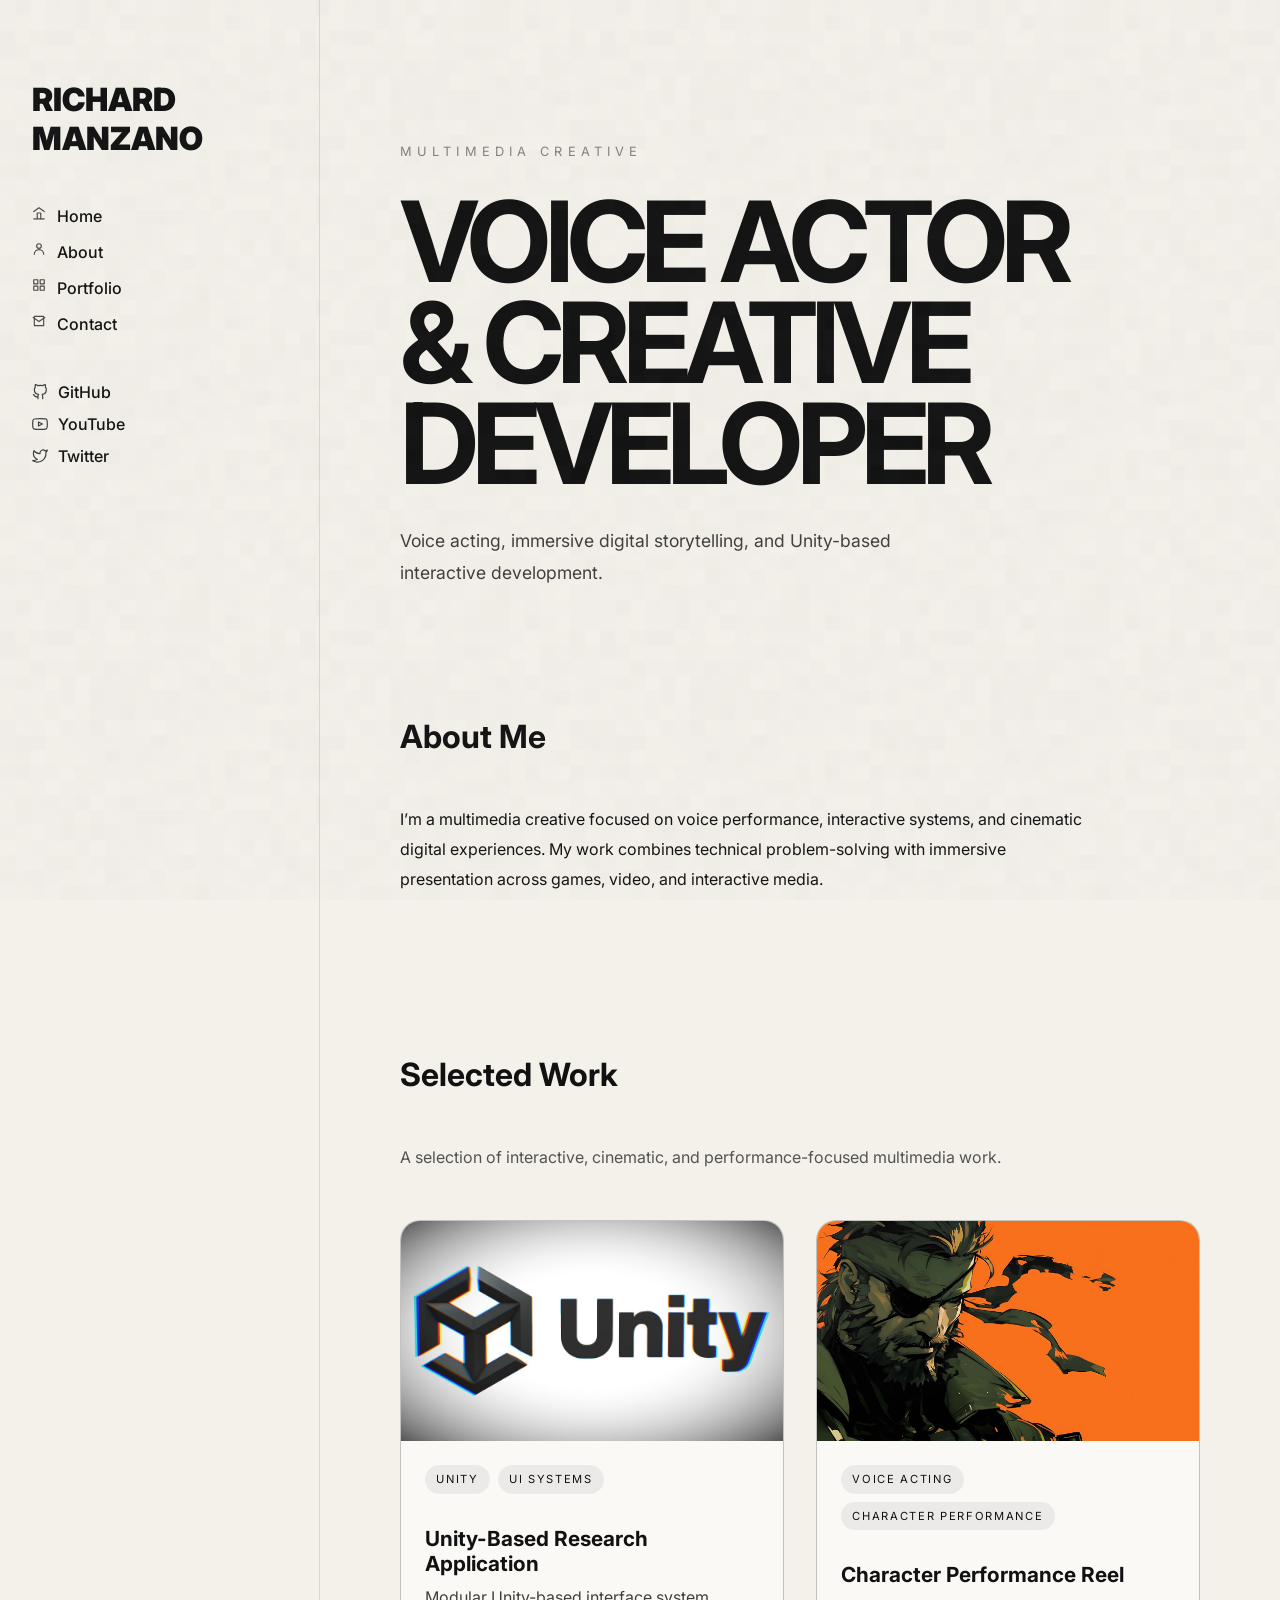
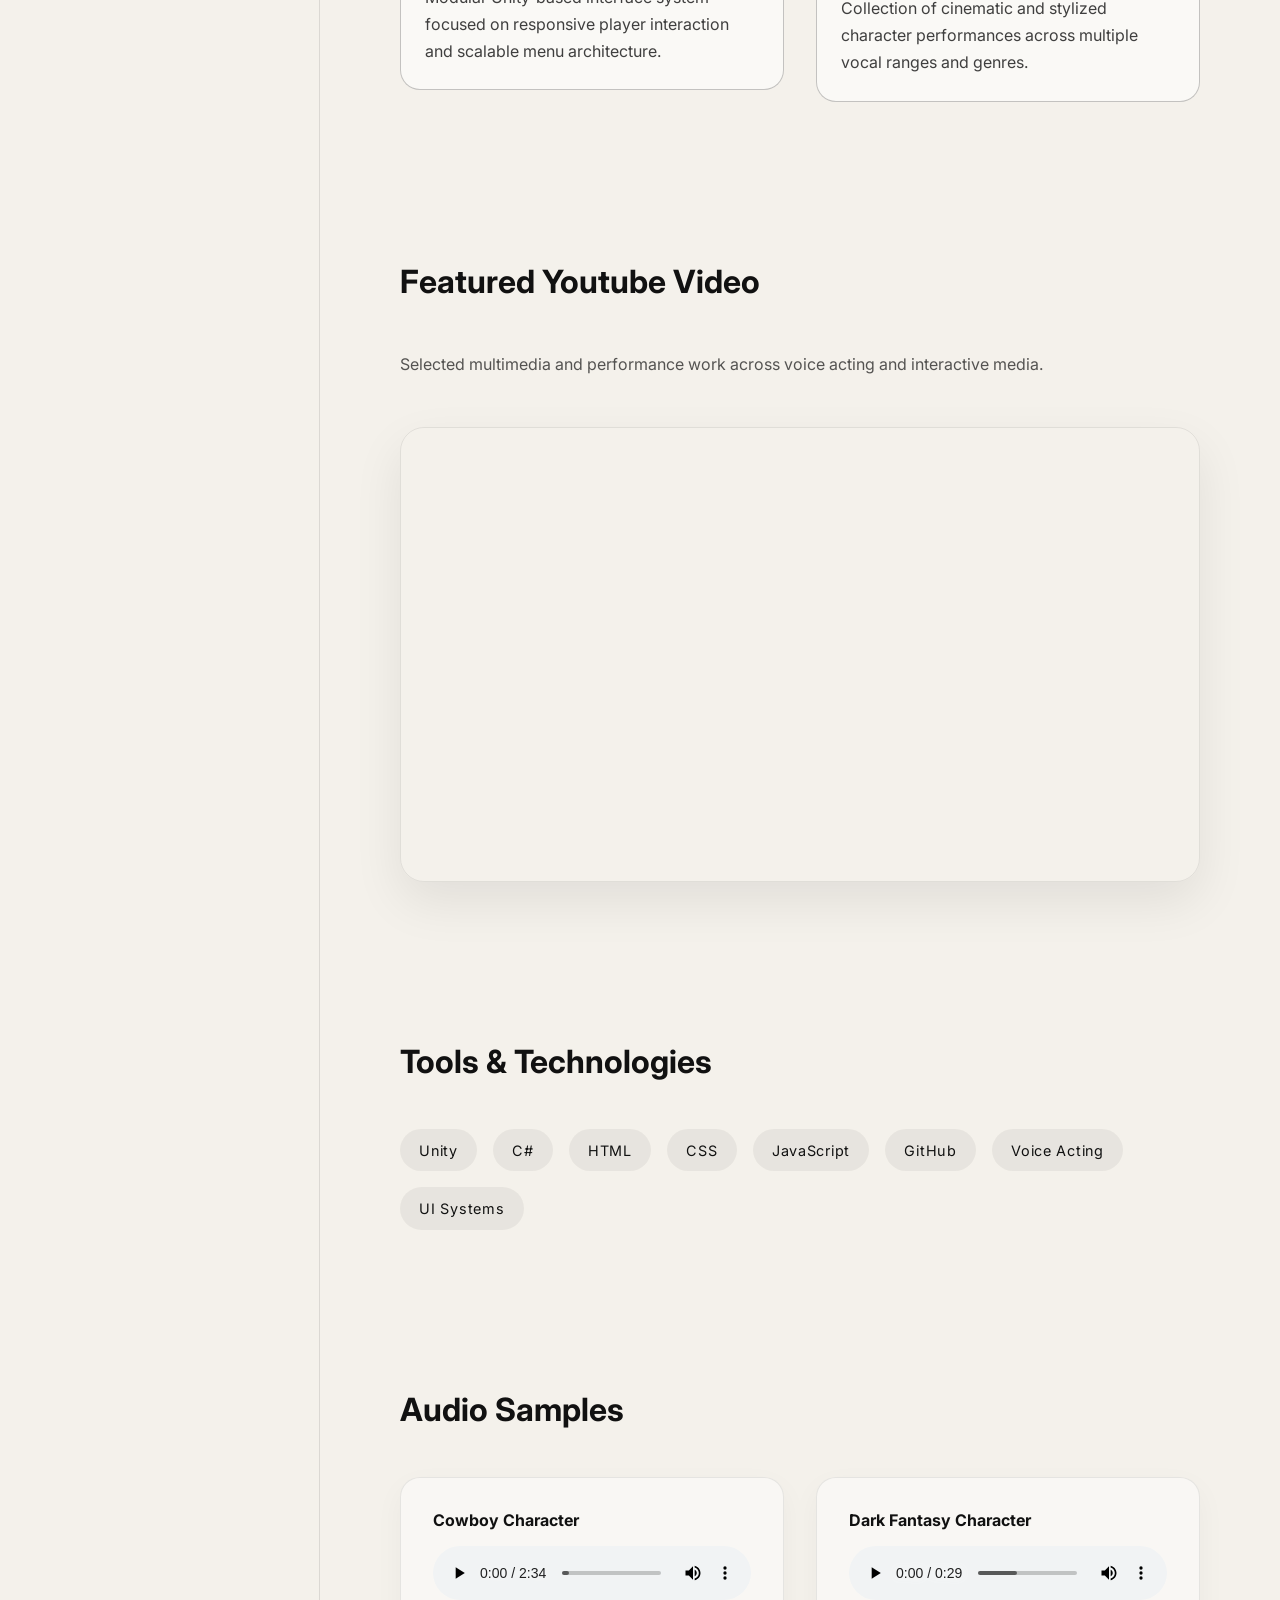
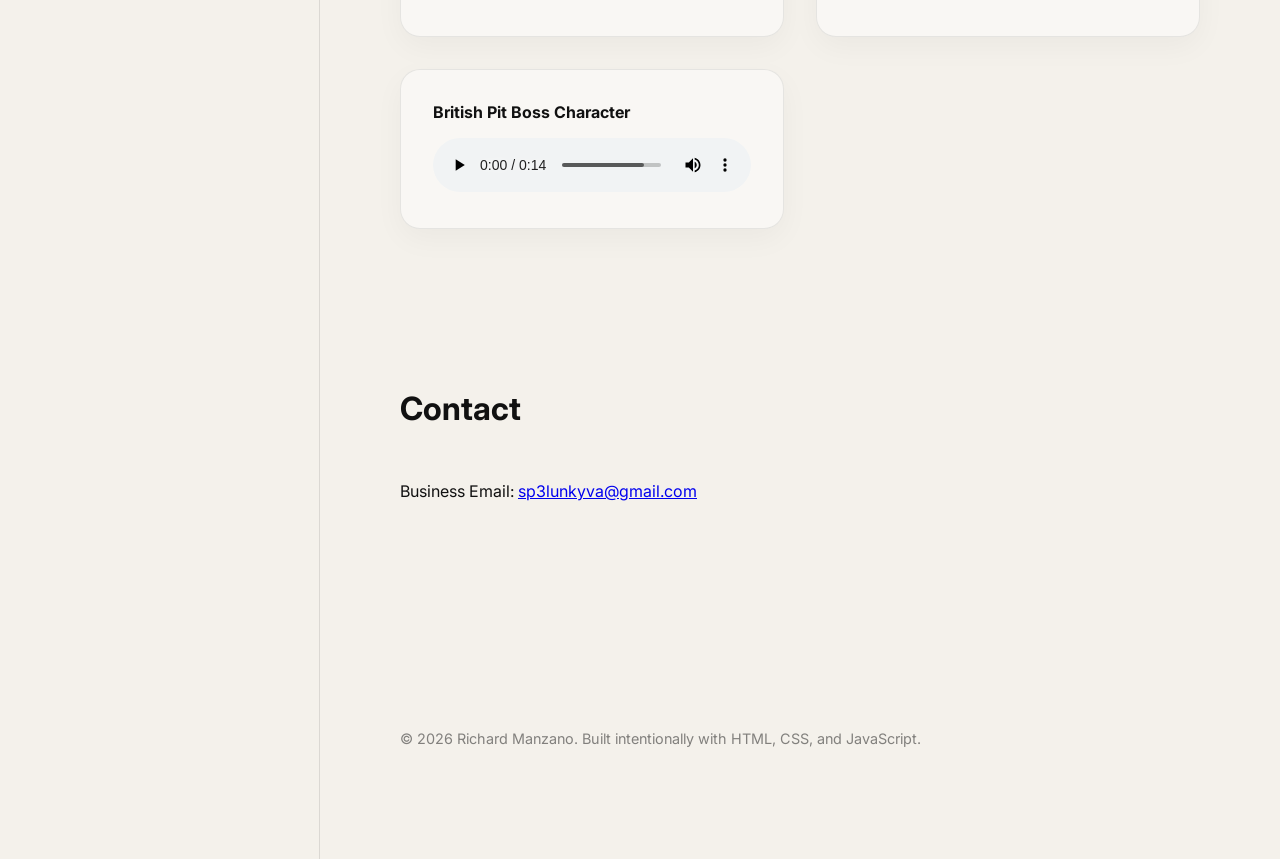
<file: index.html>
<!DOCTYPE html>
<html lang="en">
<head>
    <meta charset="UTF-8" />
    <meta name="viewport" content="width=device-width, initial-scale=1.0" />

    <title>Richard Manzano | Multimedia Portfolio</title>

    <!-- Google Fonts -->
    <link rel="preconnect" href="https://fonts.googleapis.com">
    <link rel="preconnect" href="https://fonts.gstatic.com" crossorigin>
    <link href="https://fonts.googleapis.com/css2?family=Inter:wght@300;400;500;700;900&display=swap" rel="stylesheet">

    <!-- CSS -->
    <link rel="stylesheet" href="style.css" />
</head>
<body>

    <!-- Background Texture Overlay -->
    <div class="grain"></div>

    <!-- Sidebar -->
    <aside class="sidebar">
        <h1 class="logo">RICHARD MANZANO</h1>

        <nav>
            <ul>
                <li>
                    <a href="#home">
                        <svg viewBox="0 0 24 24" fill="none"
                             stroke="currentColor"
                             stroke-width="2"
                             stroke-linecap="round"
                             stroke-linejoin="round">

                            <path d="M3 9.5L12 3l9 6.5"></path>
                            <path d="M9 22V12h6v10"></path>
                            <path d="M21 22H3"></path>

                        </svg>

                        Home

                    </a>
                </li>

                <li>
                    <a href="#about">
                        <svg viewBox="0 0 24 24" fill="none"
                             stroke="currentColor"
                             stroke-width="2"
                             stroke-linecap="round"
                             stroke-linejoin="round">

                            <path d="M20 21a8 8 0 1 0-16 0"></path>
                            <circle cx="12" cy="7" r="4"></circle>

                        </svg>

                        About

                    </a>
                </li>

                <li>
                    <a href="#selected-work">
                        <svg viewBox="0 0 24 24" fill="none"
                             stroke="currentColor"
                             stroke-width="2"
                             stroke-linecap="round"
                             stroke-linejoin="round">

                            <rect x="3" y="3" width="7" height="7"></rect>
                            <rect x="14" y="3" width="7" height="7"></rect>
                            <rect x="14" y="14" width="7" height="7"></rect>
                            <rect x="3" y="14" width="7" height="7"></rect>

                        </svg>

                        Portfolio

                    </a>
                </li>

                <li>
                    <a href="#contact">
                        <svg viewBox="0 0 24 24" fill="none"
                             stroke="currentColor"
                             stroke-width="2"
                             stroke-linecap="round"
                             stroke-linejoin="round">

                            <path d="M4 4h16v16H4z"></path>
                            <path d="M22 6l-10 7L2 6"></path>

                        </svg>

                        Contact

                    </a>
                </li>

            </ul>
        </nav>

        <div class="socials">

            <a href="https://github.com/rmanz004"
               target="_blank"
               rel="noopener noreferrer">

                <svg viewBox="0 0 24 24" fill="none" stroke="currentColor"
                     stroke-width="2" stroke-linecap="round"
                     stroke-linejoin="round">

                    <path d="M9 19c-5 1.5-5-2.5-7-3
                     m14 6v-3.87a3.37 3.37 0 0 0-.94-2.61
                     c3.14-.35 6.44-1.54 6.44-7
                     A5.44 5.44 0 0 0 20 4.77
                     5.07 5.07 0 0 0 19.91 1
                     S18.73.65 16 2.48
                     a13.38 13.38 0 0 0-7 0
                     C6.27.65 5.09 1 5.09 1
                     A5.07 5.07 0 0 0 5 4.77
                     a5.44 5.44 0 0 0-1.5 3.78
                     c0 5.42 3.3 6.61 6.44 7
                     A3.37 3.37 0 0 0 9 18.13V22">
                    </path>

                </svg>

                GitHub

            </a>

            <a href="https://www.youtube.com/@Sp3lunky"
               target="_blank"
               rel="noopener noreferrer">

                <svg viewBox="0 0 24 24" fill="none" stroke="currentColor"
                     stroke-width="2" stroke-linecap="round"
                     stroke-linejoin="round">

                    <path d="M22.54 6.42
                     a2.78 2.78 0 0 0-1.94-2
                     C18.88 4 12 4 12 4
                     s-6.88 0-8.6.46
                     a2.78 2.78 0 0 0-1.94 2
                     A29 29 0 0 0 1 12
                     a29 29 0 0 0 .46 5.58
                     2.78 2.78 0 0 0 1.94 2
                     c1.72.46 8.6.46 8.6.46
                     s6.88 0 8.6-.46
                     a2.78 2.78 0 0 0 1.94-2
                     A29 29 0 0 0 23 12
                     a29 29 0 0 0-.46-5.58z">
                    </path>

                    <polygon points="9.75 15.02 15.5 12 9.75 8.98 9.75 15.02">
                    </polygon>

                </svg>

                YouTube

            </a>

            <a href="https://twitter.com/Sp3lunky"
               target="_blank"
               rel="noopener noreferrer">

                <svg viewBox="0 0 24 24" fill="none" stroke="currentColor"
                     stroke-width="2" stroke-linecap="round"
                     stroke-linejoin="round">

                    <path d="M23 3
                     a10.9 10.9 0 0 1-3.14 1.53
                     4.48 4.48 0 0 0-7.86 3v1
                     A10.66 10.66 0 0 1 3 4
                     s-4 9 5 13
                     a11.64 11.64 0 0 1-7 2
                     c9 5 20 0 20-11.5
                     a4.5 4.5 0 0 0-.08-.83
                     A7.72 7.72 0 0 0 23 3z">
                    </path>

                </svg>

                Twitter

            </a>

        </div>
    </aside>

    <!-- Main Content -->
    <main class="content">

        <!-- Hero Section -->
        <section id="home" class="hero fade-in">

            <p class="eyebrow">
                MULTIMEDIA CREATIVE
            </p>

            <h2 class="hero-title">
                VOICE ACTOR<br>
                & CREATIVE<br>
                DEVELOPER
            </h2>

            <p class="hero-description">
                Voice acting, immersive digital storytelling, and
                Unity-based interactive development.
            </p>

        </section>

        <!-- About -->
        <section id="about" class="section fade-in">
            <h3>About Me</h3>

            <p>
                I’m a multimedia creative focused on voice performance,
                interactive systems, and cinematic digital experiences.
                My work combines technical problem-solving with immersive
                presentation across games, video, and interactive media.
            </p>
        </section>

        <!-- Selected Work -->
        <section id="selected-work" class="section fade-in">

            <h3>Selected Work</h3>
            <p class="section-intro">
                A selection of interactive, cinematic,
                and performance-focused multimedia work.
            </p>

            <div class="project-grid">
                <a class="project-link" href="projects/part-showcase/">
                    <article class="project-card">

                        <img src="assets/images/project1.jpg" alt="Project Thumbnail">

                        <div class="project-tags">
                            <span>UNITY</span>
                            <span>UI SYSTEMS</span>
                        </div>

                        <h4>Unity-Based Research Application</h4>

                        <p>
                            Modular Unity-based interface system
                            focused on responsive player interaction
                            and scalable menu architecture.
                        </p>

                    </article>
                </a>

                <a class="project-link" href="projects/voiceover/">
                    <article class="project-card">

                        <img src="assets/images/project2.jpg" alt="Project Thumbnail">

                        <div class="project-tags">
                            <span>VOICE ACTING</span>
                            <span>CHARACTER PERFORMANCE</span>
                        </div>

                        <h4>Character Performance Reel</h4>

                        <p>
                            Collection of cinematic and stylized
                            character performances across multiple
                            vocal ranges and genres.
                        </p>

                    </article>
                </a>
            </div>

        </section>

        <!-- Featured Video -->
        <section class="section fade-in">
            <h3>Featured Youtube Video</h3>
            <p class="section-intro">
                Selected multimedia and performance work
                across voice acting and interactive media.
            </p>
            <div class="video-container">
                <iframe src="https://www.youtube.com/embed/omtmLSQI2M8"
                        title="YouTube video player"
                        frameborder="0"
                        allowfullscreen>
                </iframe>
            </div>
        </section>

        <!-- Skills and Tools -->
        <section class="section fade-in">

            <h3>Tools & Technologies</h3>

            <div class="skills-grid">

                <div class="skill-pill">Unity</div>
                <div class="skill-pill">C#</div>
                <div class="skill-pill">HTML</div>
                <div class="skill-pill">CSS</div>
                <div class="skill-pill">JavaScript</div>
                <div class="skill-pill">GitHub</div>
                <div class="skill-pill">Voice Acting</div>
                <div class="skill-pill">UI Systems</div>

            </div>

        </section>

        <!-- Audio Samples -->
        <section id="portfolio" class="section fade-in">
            <h3>Audio Samples</h3>

            <div class="audio-grid">

                <div class="audio-card">
                    <h4>Cowboy Character</h4>
                    <audio controls>
                        <source src="assets/audio/Cowboy.wav" type="audio/wav">
                    </audio>
                </div>

                <div class="audio-card">
                    <h4>Dark Fantasy Character</h4>
                    <audio controls>
                        <source src="assets/audio/Dark_Fantasy.wav" type="audio/wav">
                    </audio>
                </div>

                <div class="audio-card">
                    <h4>British Pit Boss Character</h4>
                    <audio controls>
                        <source src="assets/audio/British_PitBoss.wav" type="audio/wav">
                    </audio>
                </div>
            </div>

        </section>

        <!-- Contact -->
        <section id="contact" class="section fade-in">
            <h3>Contact</h3>

            <p>
                Business Email:
                <a href="mailto:sp3lunkyva@gmail.com">
                    sp3lunkyva@gmail.com
                </a>
            </p>
        </section>

        <footer class="footer">
            <p>
                © 2026 Richard Manzano.
                Built intentionally with HTML, CSS, and JavaScript.
            </p>
        </footer>
    </main>

    <script src="script.js"></script>

</body>
</html>
</file>
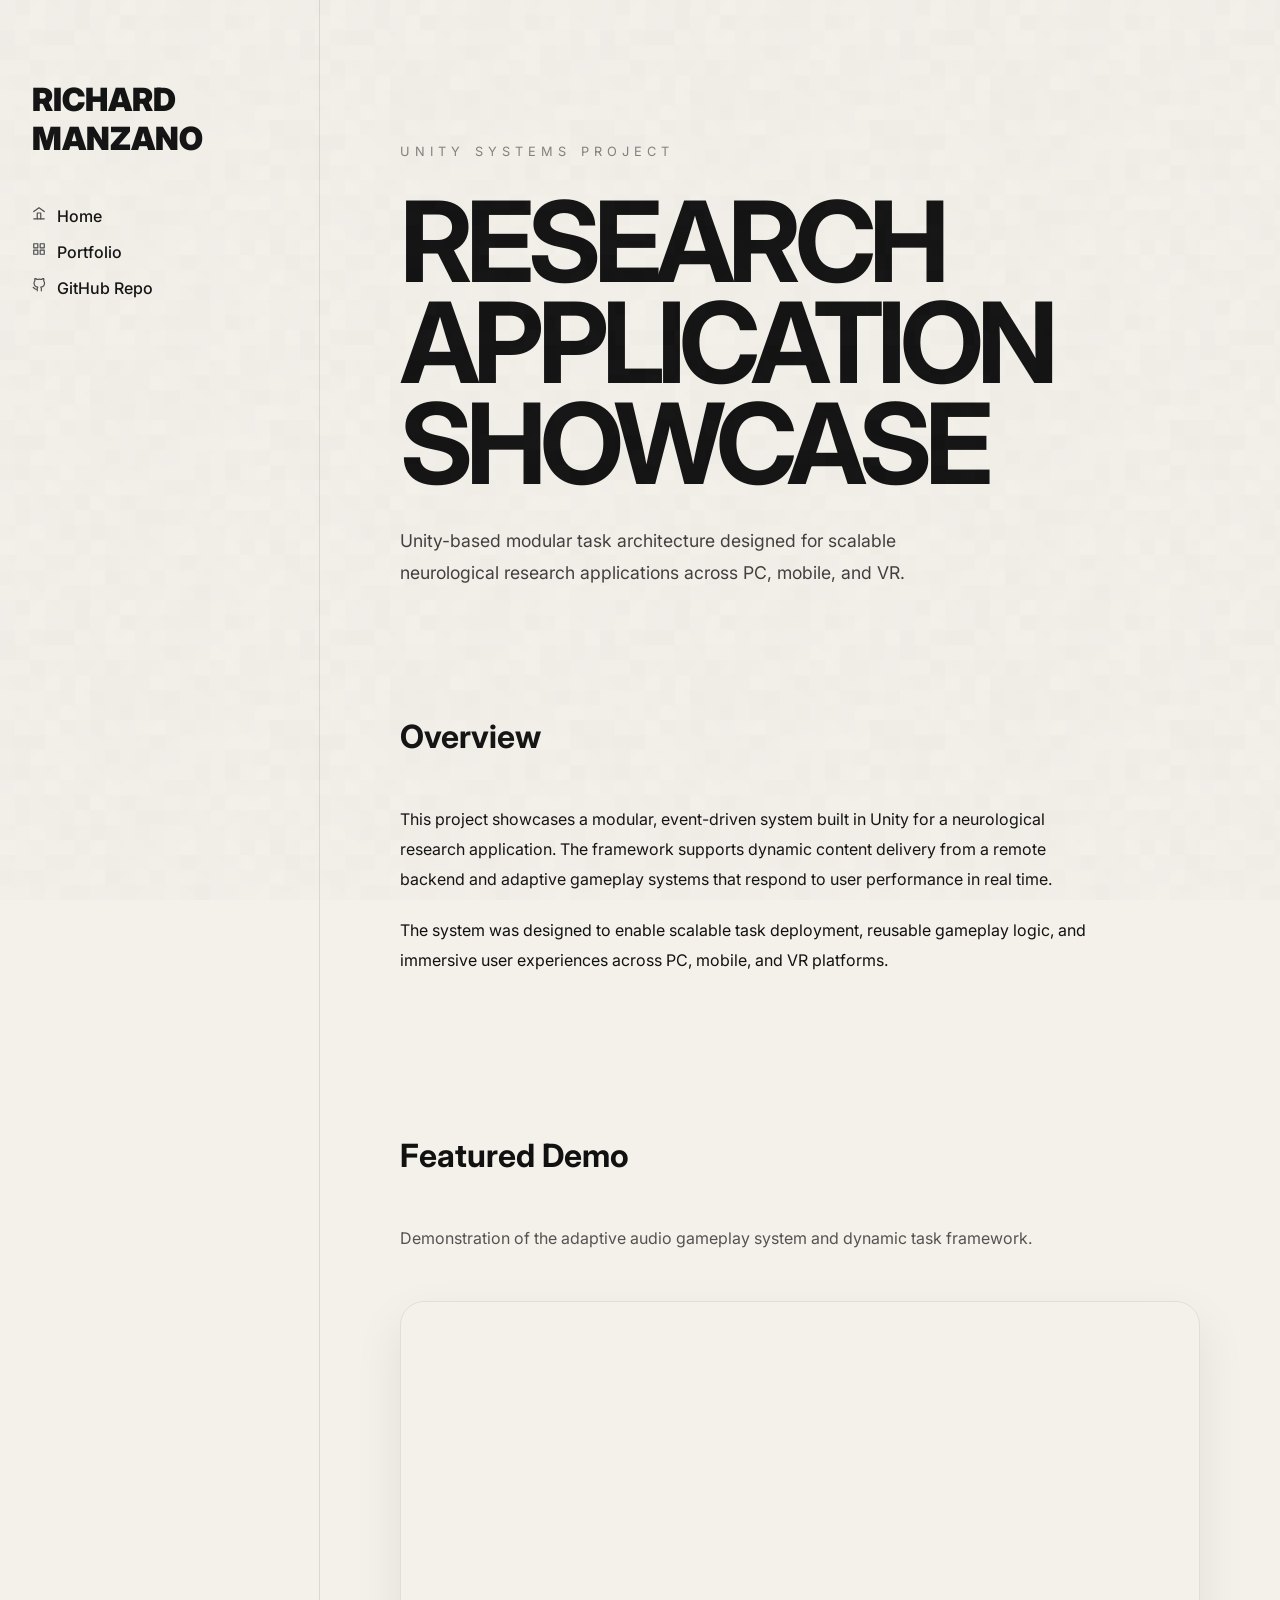
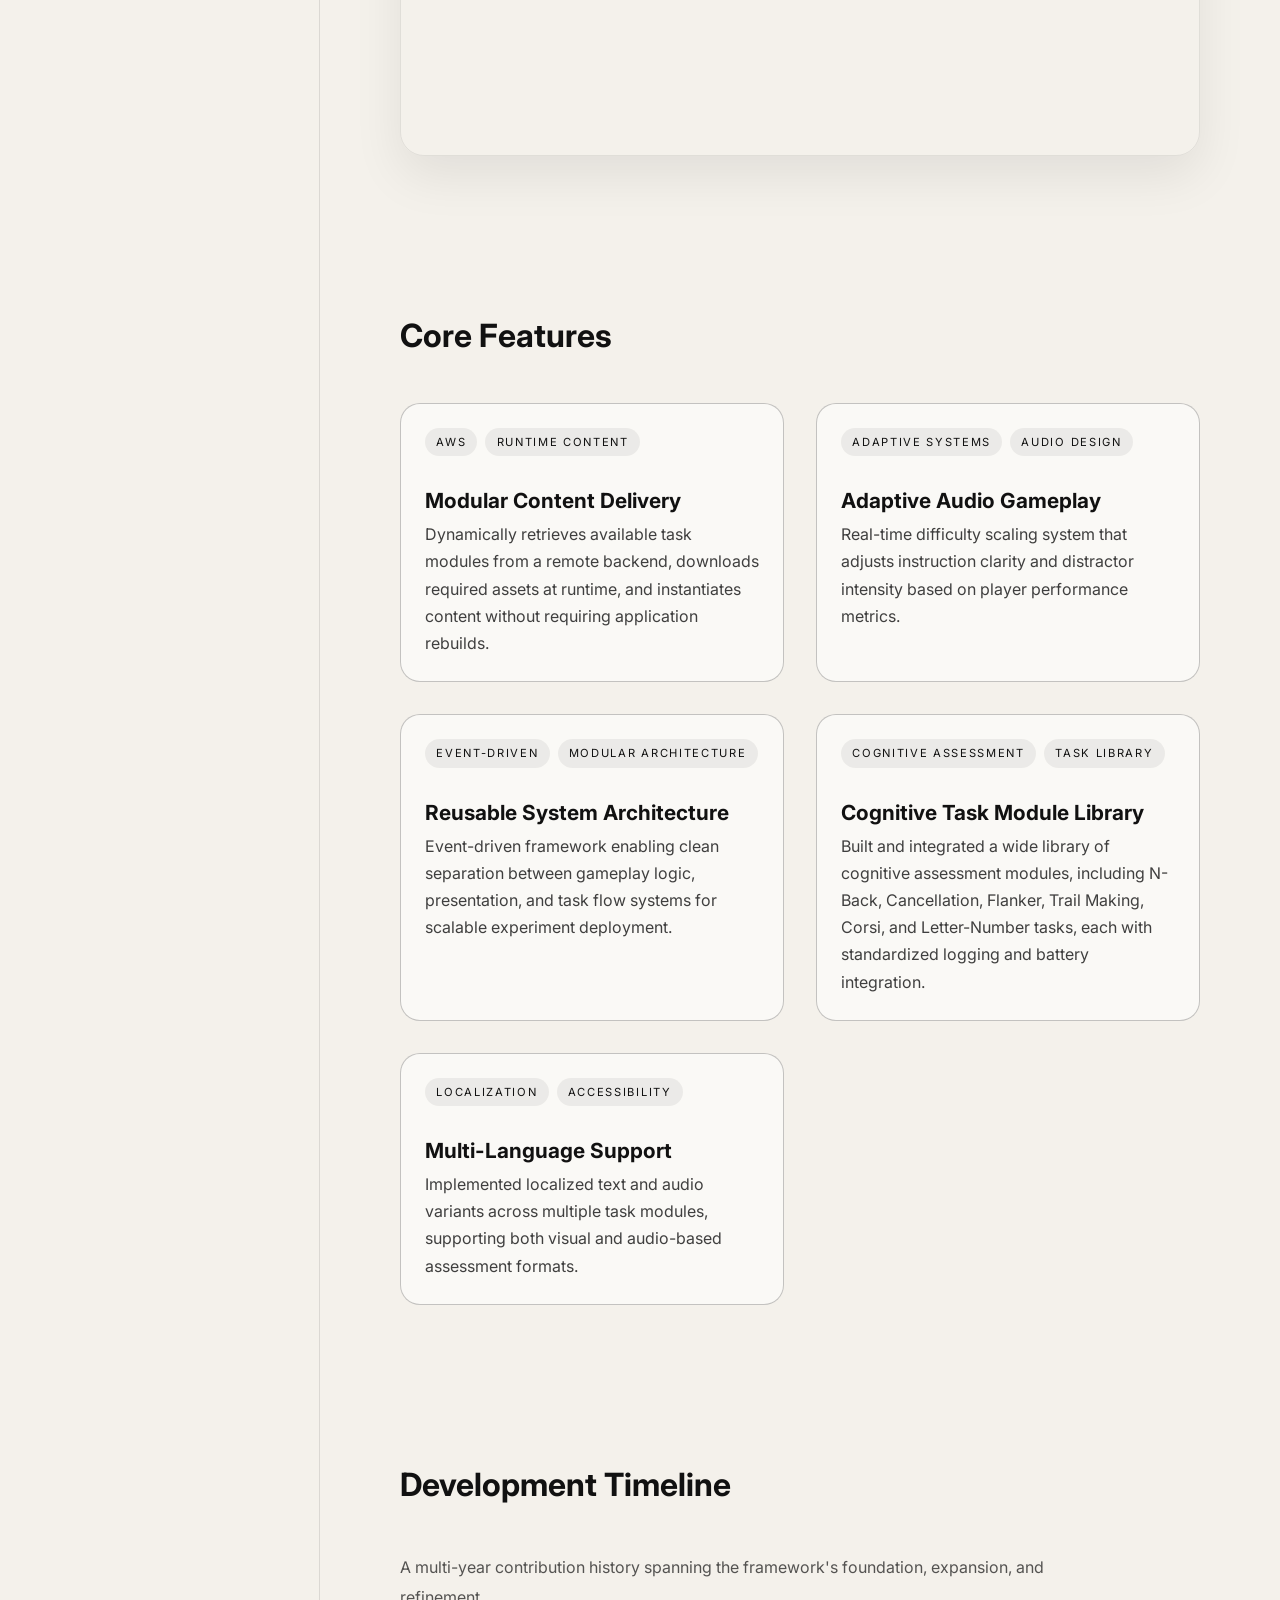
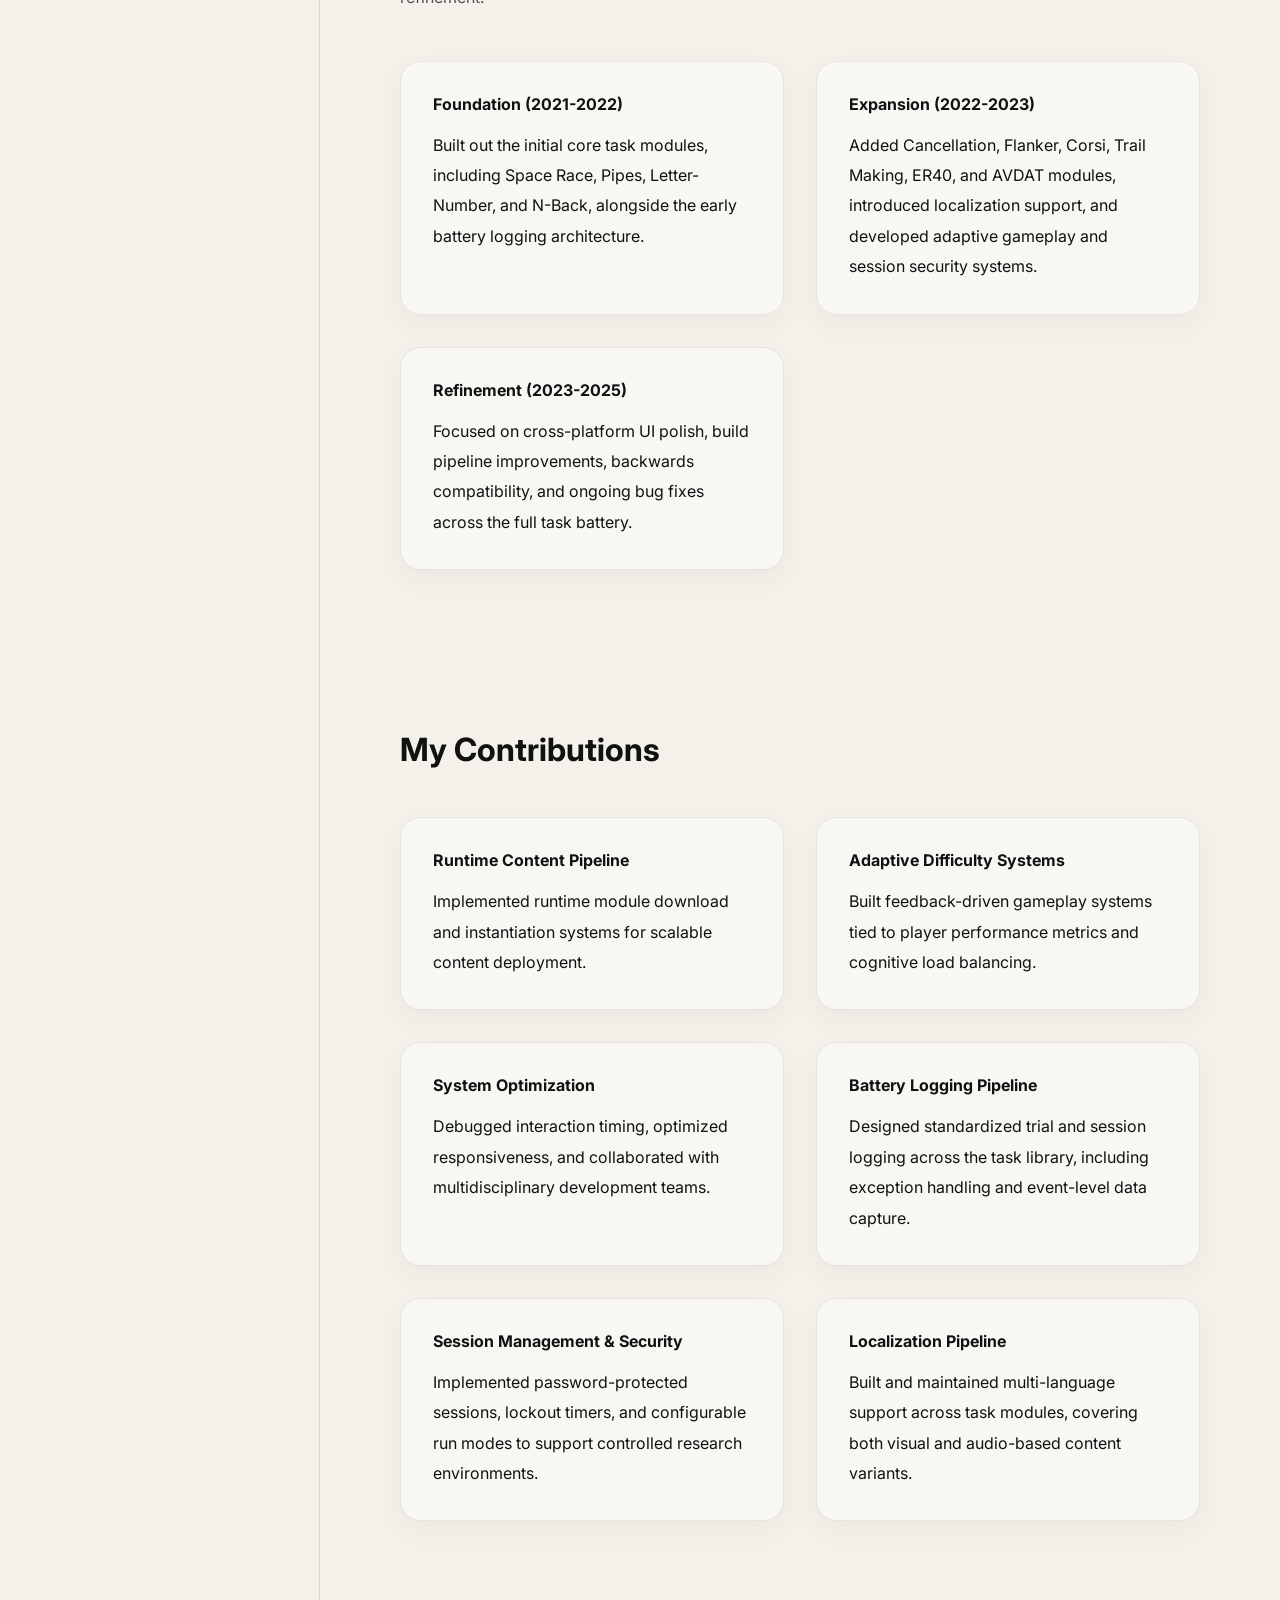
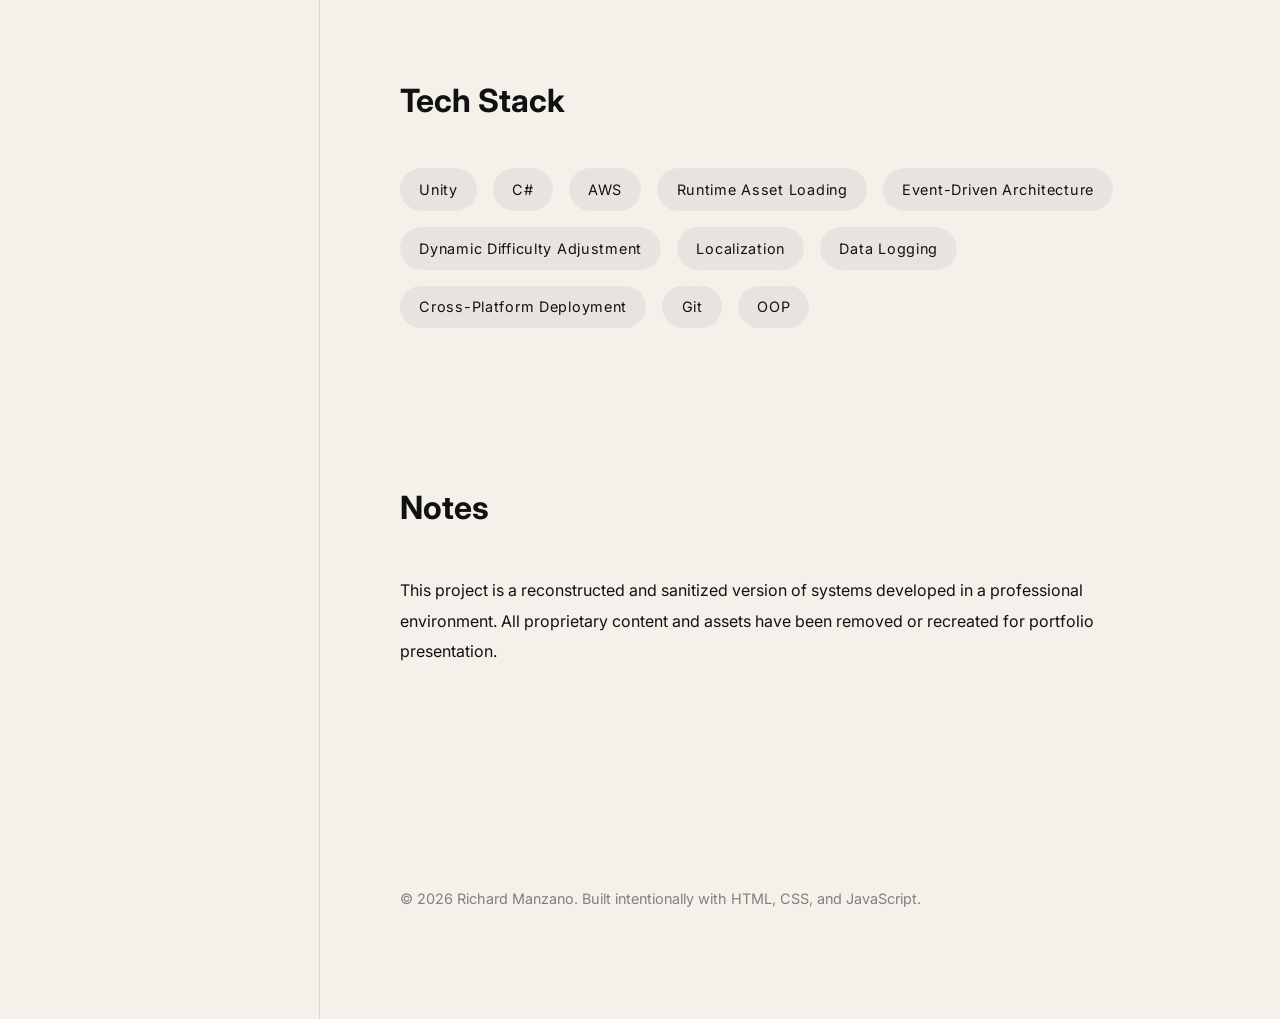
<file: projects/part-showcase/index.html>
<!DOCTYPE html>
<html lang="en">
<head>
    <meta charset="UTF-8" />
    <meta name="viewport" content="width=device-width, initial-scale=1.0" />

    <title>Adaptive Task System | Richard Manzano</title>

    <!-- Google Fonts -->
    <link rel="preconnect" href="https://fonts.googleapis.com">
    <link rel="preconnect" href="https://fonts.gstatic.com" crossorigin>
    <link href="https://fonts.googleapis.com/css2?family=Inter:wght@300;400;500;700;900&display=swap" rel="stylesheet">

    <!-- Shared CSS -->
    <link rel="stylesheet" href="../../style.css" />
</head>
<body>

    <!-- Background Texture Overlay -->
    <div class="grain"></div>

    <!-- Sidebar -->
    <aside class="sidebar">

        <h1 class="logo">RICHARD MANZANO</h1>

        <nav>
            <ul>

                <li>
                    <a href="../../index.html">

                        <svg viewBox="0 0 24 24" fill="none"
                             stroke="currentColor"
                             stroke-width="2"
                             stroke-linecap="round"
                             stroke-linejoin="round">

                            <path d="M3 9.5L12 3l9 6.5"></path>
                            <path d="M9 22V12h6v10"></path>
                            <path d="M21 22H3"></path>

                        </svg>

                        Home

                    </a>
                </li>

                <li>
                    <a href="../../index.html#portfolio">

                        <svg viewBox="0 0 24 24" fill="none"
                             stroke="currentColor"
                             stroke-width="2"
                             stroke-linecap="round"
                             stroke-linejoin="round">

                            <rect x="3" y="3" width="7" height="7"></rect>
                            <rect x="14" y="3" width="7" height="7"></rect>
                            <rect x="14" y="14" width="7" height="7"></rect>
                            <rect x="3" y="14" width="7" height="7"></rect>

                        </svg>

                        Portfolio

                    </a>
                </li>

                <li>
                    <a href="https://github.com/rmanz004/PART-Showcase"
                       target="_blank"
                       rel="noopener noreferrer">

                        <svg viewBox="0 0 24 24" fill="none" stroke="currentColor"
                             stroke-width="2" stroke-linecap="round"
                             stroke-linejoin="round">

                            <path d="M9 19c-5 1.5-5-2.5-7-3
                                     m14 6v-3.87a3.37 3.37 0 0 0-.94-2.61
                                     c3.14-.35 6.44-1.54 6.44-7
                                     A5.44 5.44 0 0 0 20 4.77
                                     5.07 5.07 0 0 0 19.91 1
                                     S18.73.65 16 2.48
                                     a13.38 13.38 0 0 0-7 0
                                     C6.27.65 5.09 1 5.09 1
                                     A5.07 5.07 0 0 0 5 4.77
                                     a5.44 5.44 0 0 0-1.5 3.78
                                     c0 5.42 3.3 6.61 6.44 7
                                     A3.37 3.37 0 0 0 9 18.13V22">
                            </path>

                        </svg>

                        GitHub Repo

                    </a>
                </li>

            </ul>
        </nav>

    </aside>

    <!-- Main Content -->
    <main class="content">

        <!-- Hero -->
        <section class="hero fade-in">

            <p class="eyebrow">
                UNITY SYSTEMS PROJECT
            </p>

            <h2 class="hero-title">
                RESEARCH<br>
                APPLICATION<br>
                SHOWCASE
            </h2>

            <p class="hero-description">
                Unity-based modular task architecture
                designed for scalable neurological research
                applications across PC, mobile, and VR.
            </p>

        </section>

        <!-- Overview -->
        <section class="section fade-in">

            <h3>Overview</h3>

            <p>
                This project showcases a modular, event-driven
                system built in Unity for a neurological research
                application. The framework supports dynamic content
                delivery from a remote backend and adaptive gameplay
                systems that respond to user performance in real time.
            </p>

            <br>

            <p>
                The system was designed to enable scalable task
                deployment, reusable gameplay logic, and immersive
                user experiences across PC, mobile, and VR platforms.
            </p>

        </section>

        <!-- Featured Demo -->
        <section class="section fade-in">

            <h3>Featured Demo</h3>

            <p class="section-intro">
                Demonstration of the adaptive audio gameplay system
                and dynamic task framework.
            </p>

            <div class="video-container">
                <iframe src="https://www.youtube.com/embed/MvdbDa4T60U"
                        title="Adaptive Task System Demo"
                        frameborder="0"
                        allowfullscreen>
                </iframe>
            </div>

        </section>

        <!-- Core Features -->
        <section class="section fade-in">

            <h3>Core Features</h3>

            <div class="project-grid">

                <article class="project-card">

                    <div class="project-tags">
                        <span>AWS</span>
                        <span>RUNTIME CONTENT</span>
                    </div>

                    <h4>Modular Content Delivery</h4>

                    <p>
                        Dynamically retrieves available task modules
                        from a remote backend, downloads required
                        assets at runtime, and instantiates content
                        without requiring application rebuilds.
                    </p>

                </article>

                <article class="project-card">

                    <div class="project-tags">
                        <span>ADAPTIVE SYSTEMS</span>
                        <span>AUDIO DESIGN</span>
                    </div>

                    <h4>Adaptive Audio Gameplay</h4>

                    <p>
                        Real-time difficulty scaling system that adjusts
                        instruction clarity and distractor intensity
                        based on player performance metrics.
                    </p>

                </article>

                <article class="project-card">

                    <div class="project-tags">
                        <span>EVENT-DRIVEN</span>
                        <span>MODULAR ARCHITECTURE</span>
                    </div>

                    <h4>Reusable System Architecture</h4>

                    <p>
                        Event-driven framework enabling clean separation
                        between gameplay logic, presentation, and task
                        flow systems for scalable experiment deployment.
                    </p>

                </article>

                <article class="project-card">

                    <div class="project-tags">
                        <span>COGNITIVE ASSESSMENT</span>
                        <span>TASK LIBRARY</span>
                    </div>

                    <h4>Cognitive Task Module Library</h4>

                    <p>
                        Built and integrated a wide library of cognitive
                        assessment modules, including N-Back, Cancellation,
                        Flanker, Trail Making, Corsi, and Letter-Number
                        tasks, each with standardized logging and battery
                        integration.
                    </p>

                </article>

                <article class="project-card">

                    <div class="project-tags">
                        <span>LOCALIZATION</span>
                        <span>ACCESSIBILITY</span>
                    </div>

                    <h4>Multi-Language Support</h4>

                    <p>
                        Implemented localized text and audio variants
                        across multiple task modules, supporting both
                        visual and audio-based assessment formats.
                    </p>

                </article>

            </div>

        </section>

        <!-- Development Timeline -->
        <section class="section fade-in">

            <h3>Development Timeline</h3>

            <p class="section-intro">
                A multi-year contribution history spanning the
                framework's foundation, expansion, and refinement.
            </p>

            <div class="audio-grid">

                <div class="audio-card">
                    <h4>Foundation (2021-2022)</h4>

                    <p>
                        Built out the initial core task modules,
                        including Space Race, Pipes, Letter-Number,
                        and N-Back, alongside the early battery
                        logging architecture.
                    </p>
                </div>

                <div class="audio-card">
                    <h4>Expansion (2022-2023)</h4>

                    <p>
                        Added Cancellation, Flanker, Corsi, Trail Making,
                        ER40, and AVDAT modules, introduced localization
                        support, and developed adaptive gameplay and
                        session security systems.
                    </p>
                </div>

                <div class="audio-card">
                    <h4>Refinement (2023-2025)</h4>

                    <p>
                        Focused on cross-platform UI polish, build
                        pipeline improvements, backwards compatibility,
                        and ongoing bug fixes across the full task battery.
                    </p>
                </div>

            </div>

        </section>

        <!-- Contributions -->
        <section class="section fade-in">

            <h3>My Contributions</h3>

            <div class="audio-grid">

                <div class="audio-card">
                    <h4>Runtime Content Pipeline</h4>

                    <p>
                        Implemented runtime module download and
                        instantiation systems for scalable
                        content deployment.
                    </p>
                </div>

                <div class="audio-card">
                    <h4>Adaptive Difficulty Systems</h4>

                    <p>
                        Built feedback-driven gameplay systems tied
                        to player performance metrics and
                        cognitive load balancing.
                    </p>
                </div>

                <div class="audio-card">
                    <h4>System Optimization</h4>

                    <p>
                        Debugged interaction timing, optimized
                        responsiveness, and collaborated with
                        multidisciplinary development teams.
                    </p>
                </div>

                <div class="audio-card">
                    <h4>Battery Logging Pipeline</h4>

                    <p>
                        Designed standardized trial and session logging
                        across the task library, including exception
                        handling and event-level data capture.
                    </p>
                </div>

                <div class="audio-card">
                    <h4>Session Management & Security</h4>

                    <p>
                        Implemented password-protected sessions, lockout
                        timers, and configurable run modes to support
                        controlled research environments.
                    </p>
                </div>

                <div class="audio-card">
                    <h4>Localization Pipeline</h4>

                    <p>
                        Built and maintained multi-language support
                        across task modules, covering both visual
                        and audio-based content variants.
                    </p>
                </div>

            </div>

        </section>

        <!-- Tech Stack -->
        <section class="section fade-in">

            <h3>Tech Stack</h3>

            <div class="skills-grid">

                <div class="skill-pill">Unity</div>
                <div class="skill-pill">C#</div>
                <div class="skill-pill">AWS</div>
                <div class="skill-pill">Runtime Asset Loading</div>
                <div class="skill-pill">Event-Driven Architecture</div>
                <div class="skill-pill">Dynamic Difficulty Adjustment</div>
                <div class="skill-pill">Localization</div>
                <div class="skill-pill">Data Logging</div>
                <div class="skill-pill">Cross-Platform Deployment</div>
                <div class="skill-pill">Git</div>
                <div class="skill-pill">OOP</div>

            </div>

        </section>

        <!-- Notes -->
        <section class="section fade-in">

            <h3>Notes</h3>

            <p>
                This project is a reconstructed and sanitized version
                of systems developed in a professional environment.
                All proprietary content and assets have been removed
                or recreated for portfolio presentation.
            </p>

        </section>

        <!-- Footer -->
        <footer class="footer">
            <p>
                © 2026 Richard Manzano.
                Built intentionally with HTML, CSS, and JavaScript.
            </p>
        </footer>

    </main>

    <!-- Shared JS -->
    <script src="../../script.js"></script>

</body>
</html>
</file>
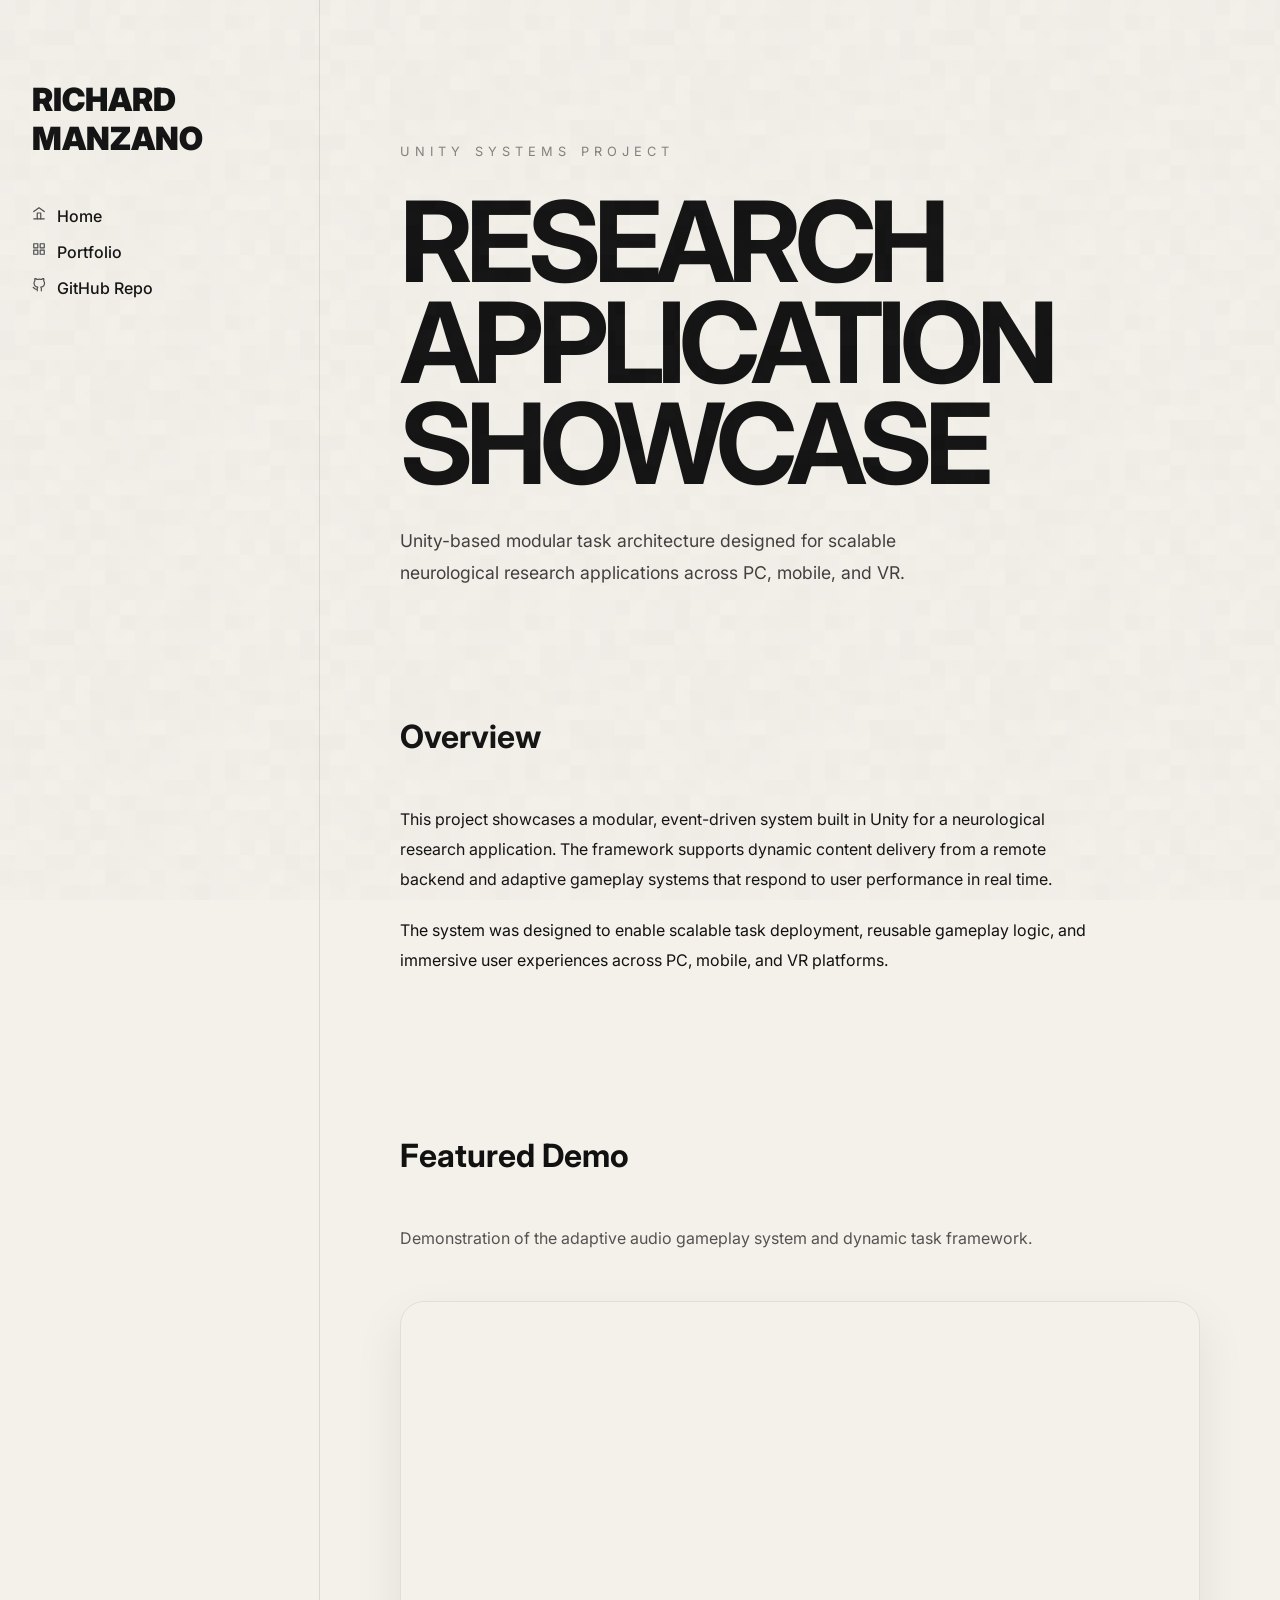
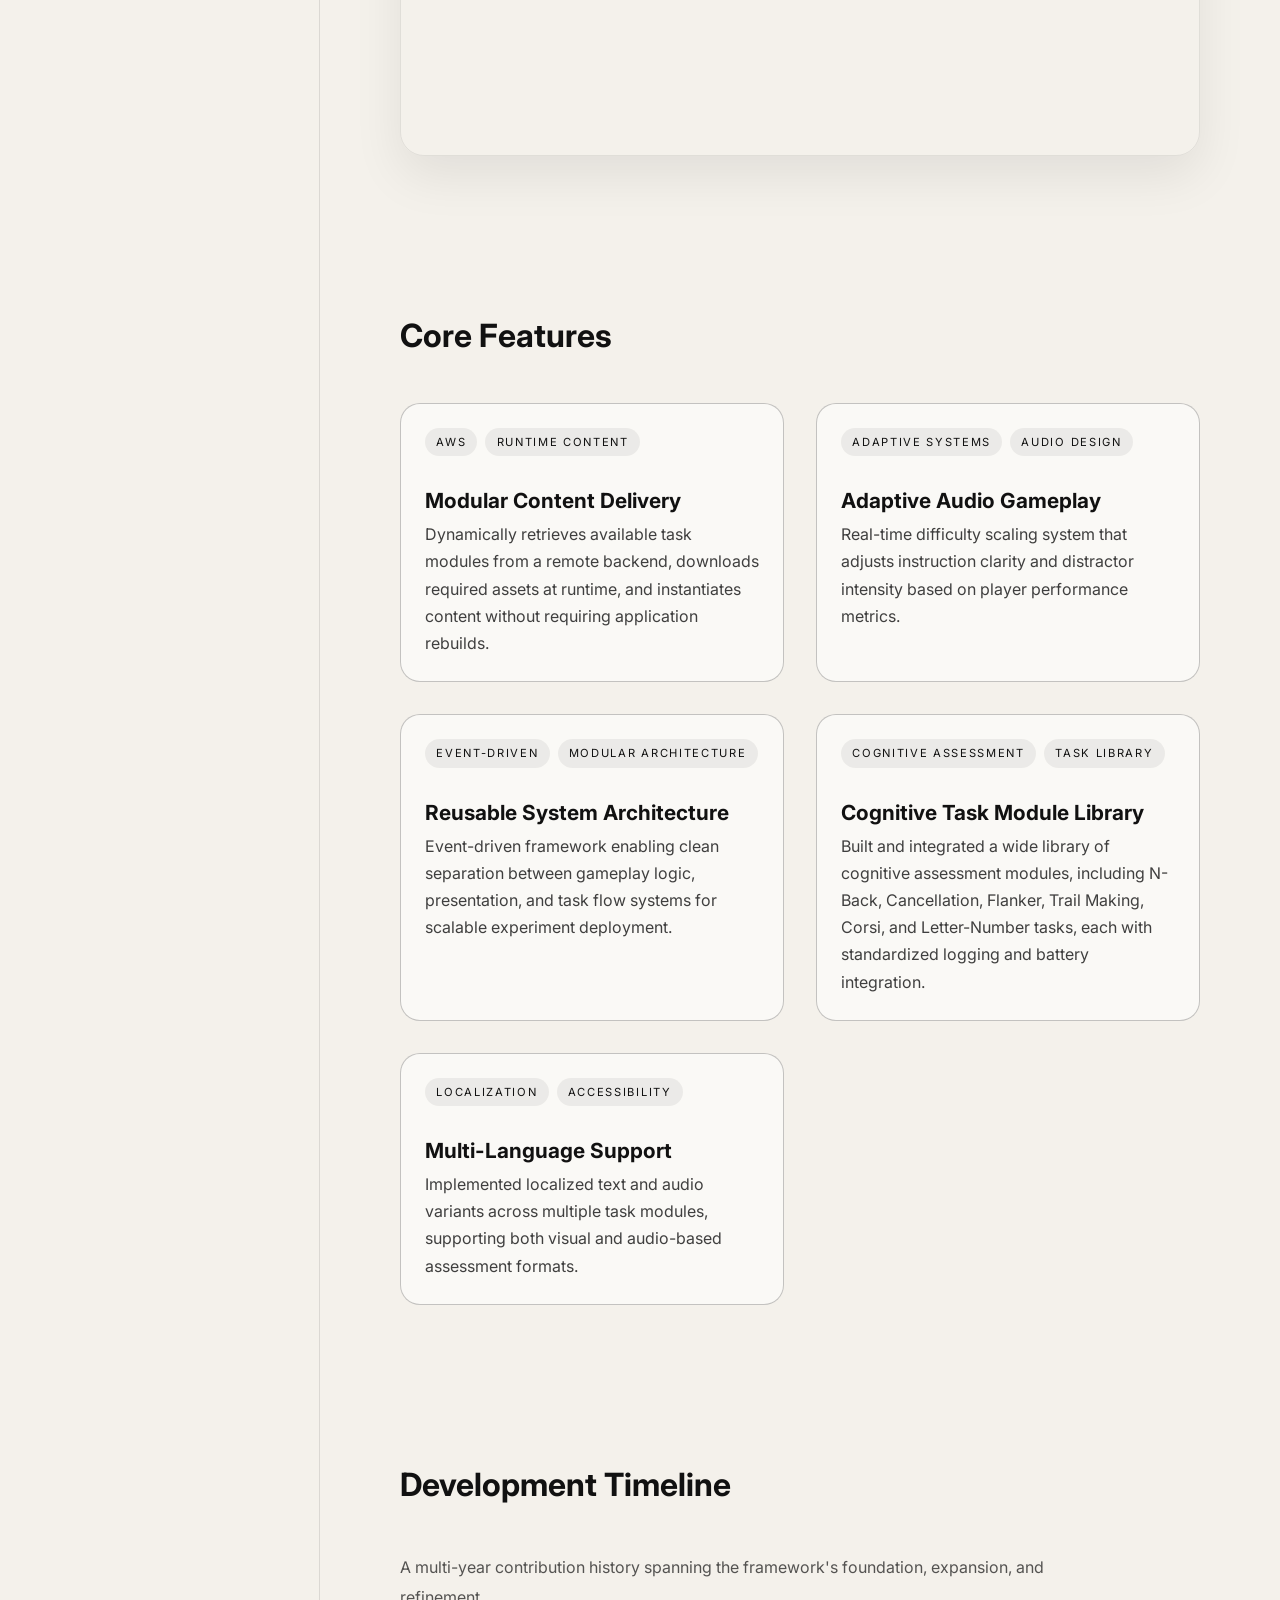
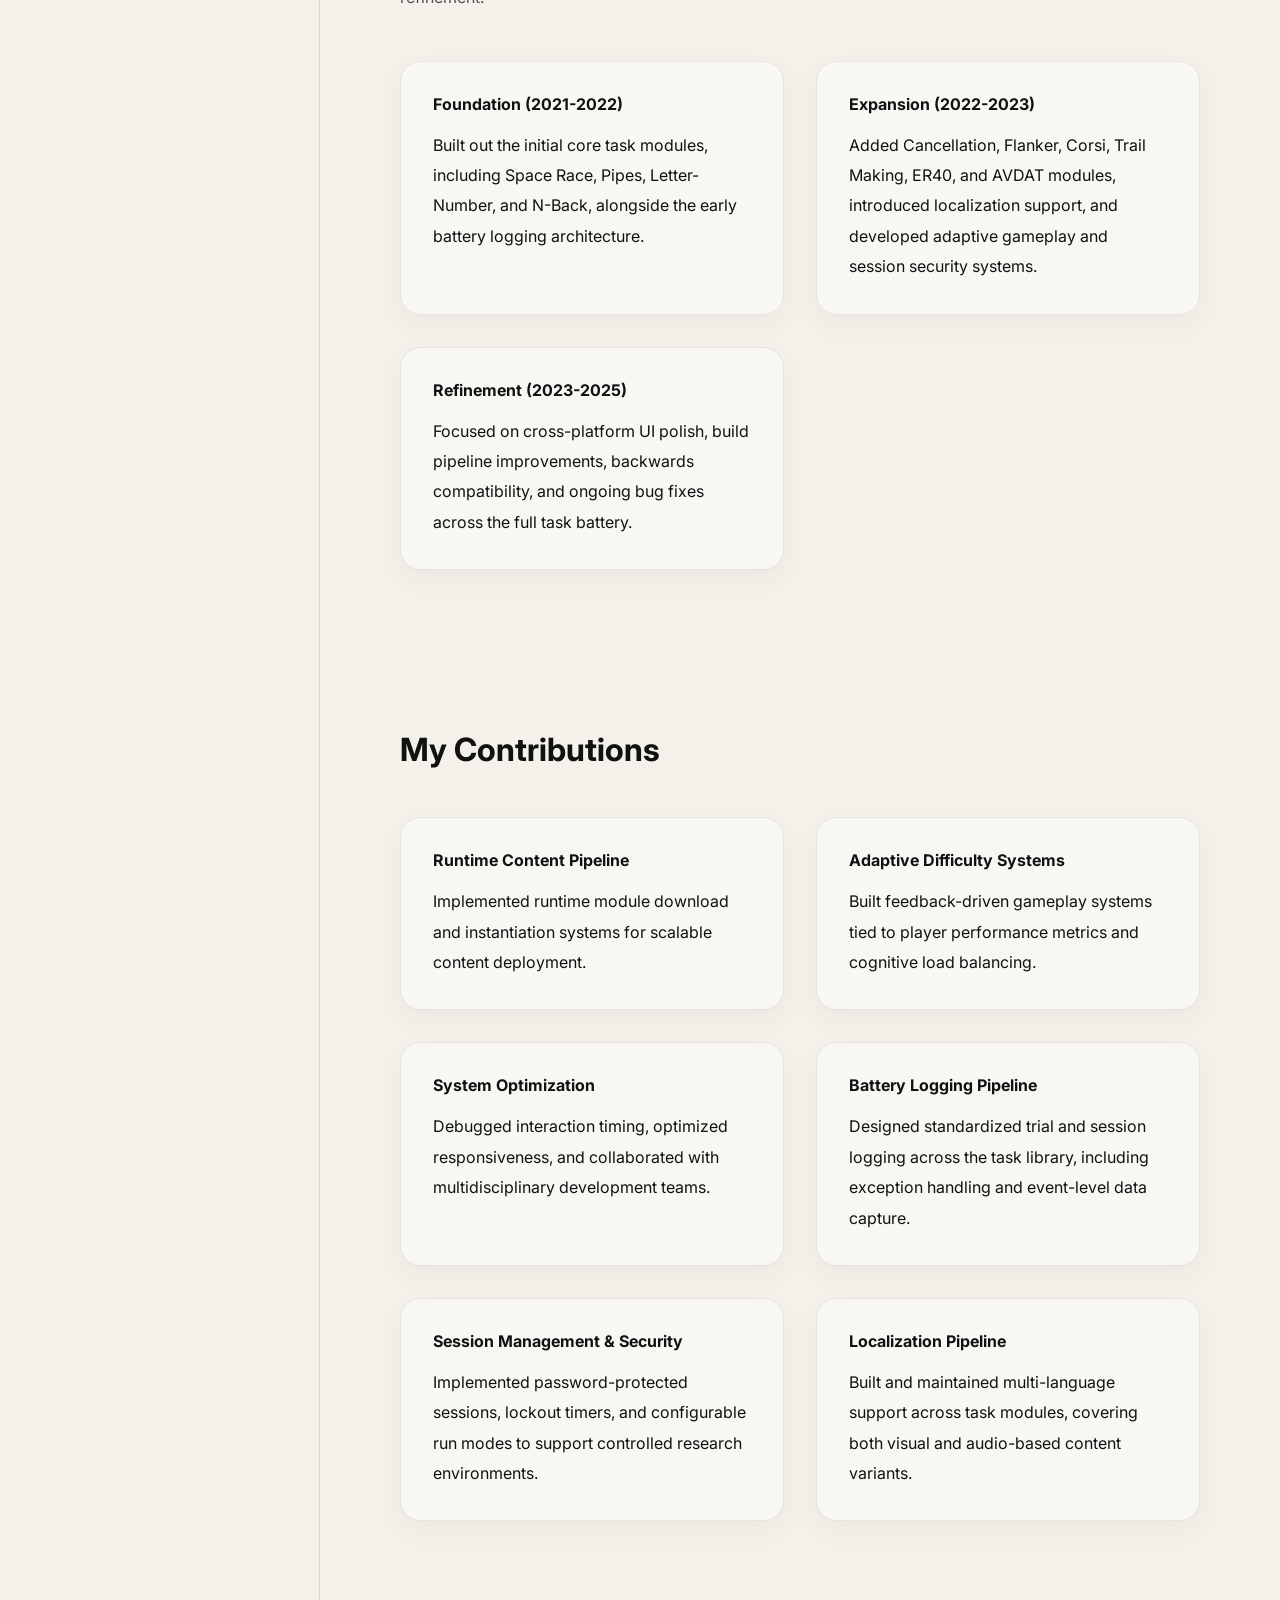
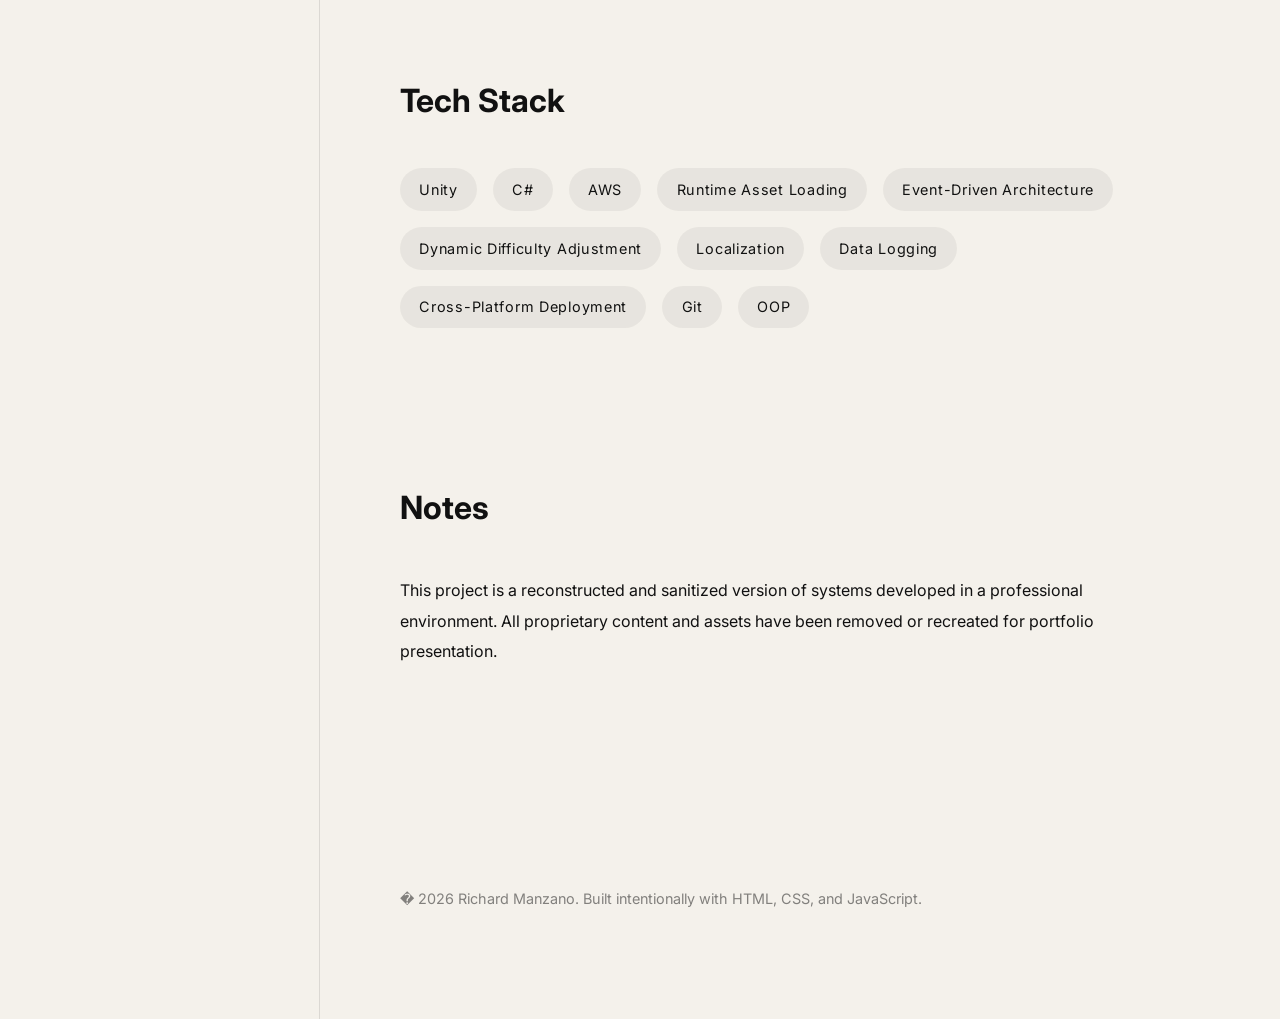
<file: projects/part-showcase.html>
<!DOCTYPE html>
<html lang="en">
<head>
    <meta charset="UTF-8" />
    <meta name="viewport" content="width=device-width, initial-scale=1.0" />

    <title>Adaptive Task System | Richard Manzano</title>

    <!-- Google Fonts -->
    <link rel="preconnect" href="https://fonts.googleapis.com">
    <link rel="preconnect" href="https://fonts.gstatic.com" crossorigin>
    <link href="https://fonts.googleapis.com/css2?family=Inter:wght@300;400;500;700;900&display=swap" rel="stylesheet">

    <!-- Shared CSS -->
    <link rel="stylesheet" href="../style.css" />
</head>
<body>

    <!-- Background Texture Overlay -->
    <div class="grain"></div>

    <!-- Sidebar -->
    <aside class="sidebar">

        <h1 class="logo">RICHARD MANZANO</h1>

        <nav>
            <ul>

                <li>
                    <a href="../index.html">

                        <svg viewBox="0 0 24 24" fill="none"
                             stroke="currentColor"
                             stroke-width="2"
                             stroke-linecap="round"
                             stroke-linejoin="round">

                            <path d="M3 9.5L12 3l9 6.5"></path>
                            <path d="M9 22V12h6v10"></path>
                            <path d="M21 22H3"></path>

                        </svg>

                        Home

                    </a>
                </li>

                <li>
                    <a href="../index.html#portfolio">

                        <svg viewBox="0 0 24 24" fill="none"
                             stroke="currentColor"
                             stroke-width="2"
                             stroke-linecap="round"
                             stroke-linejoin="round">

                            <rect x="3" y="3" width="7" height="7"></rect>
                            <rect x="14" y="3" width="7" height="7"></rect>
                            <rect x="14" y="14" width="7" height="7"></rect>
                            <rect x="3" y="14" width="7" height="7"></rect>

                        </svg>

                        Portfolio

                    </a>
                </li>

                <li>
                    <a href="https://github.com/rmanz004/PART-Showcase"
                       target="_blank"
                       rel="noopener noreferrer">

                        <svg viewBox="0 0 24 24" fill="none" stroke="currentColor"
                             stroke-width="2" stroke-linecap="round"
                             stroke-linejoin="round">

                            <path d="M9 19c-5 1.5-5-2.5-7-3
                                     m14 6v-3.87a3.37 3.37 0 0 0-.94-2.61
                                     c3.14-.35 6.44-1.54 6.44-7
                                     A5.44 5.44 0 0 0 20 4.77
                                     5.07 5.07 0 0 0 19.91 1
                                     S18.73.65 16 2.48
                                     a13.38 13.38 0 0 0-7 0
                                     C6.27.65 5.09 1 5.09 1
                                     A5.07 5.07 0 0 0 5 4.77
                                     a5.44 5.44 0 0 0-1.5 3.78
                                     c0 5.42 3.3 6.61 6.44 7
                                     A3.37 3.37 0 0 0 9 18.13V22">
                            </path>

                        </svg>

                        GitHub Repo

                    </a>
                </li>

            </ul>
        </nav>

    </aside>

    <!-- Main Content -->
    <main class="content">

        <!-- Hero -->
        <section class="hero fade-in">

            <p class="eyebrow">
                UNITY SYSTEMS PROJECT
            </p>

            <h2 class="hero-title">
                RESEARCH<br>
                APPLICATION<br>
                SHOWCASE
            </h2>

            <p class="hero-description">
                Unity-based modular task architecture
                designed for scalable neurological research
                applications across PC, mobile, and VR.
            </p>

        </section>

        <!-- Overview -->
        <section class="section fade-in">

            <h3>Overview</h3>

            <p>
                This project showcases a modular, event-driven
                system built in Unity for a neurological research
                application. The framework supports dynamic content
                delivery from a remote backend and adaptive gameplay
                systems that respond to user performance in real time.
            </p>

            <br>

            <p>
                The system was designed to enable scalable task
                deployment, reusable gameplay logic, and immersive
                user experiences across PC, mobile, and VR platforms.
            </p>

        </section>

        <!-- Featured Demo -->
        <section class="section fade-in">

            <h3>Featured Demo</h3>

            <p class="section-intro">
                Demonstration of the adaptive audio gameplay system
                and dynamic task framework.
            </p>

            <div class="video-container">
                <iframe src="https://www.youtube.com/embed/MvdbDa4T60U"
                        title="Adaptive Task System Demo"
                        frameborder="0"
                        allowfullscreen>
                </iframe>
            </div>

        </section>

        <!-- Core Features -->
        <section class="section fade-in">

            <h3>Core Features</h3>

            <div class="project-grid">

                <article class="project-card">

                    <div class="project-tags">
                        <span>AWS</span>
                        <span>RUNTIME CONTENT</span>
                    </div>

                    <h4>Modular Content Delivery</h4>

                    <p>
                        Dynamically retrieves available task modules
                        from a remote backend, downloads required
                        assets at runtime, and instantiates content
                        without requiring application rebuilds.
                    </p>

                </article>

                <article class="project-card">

                    <div class="project-tags">
                        <span>ADAPTIVE SYSTEMS</span>
                        <span>AUDIO DESIGN</span>
                    </div>

                    <h4>Adaptive Audio Gameplay</h4>

                    <p>
                        Real-time difficulty scaling system that adjusts
                        instruction clarity and distractor intensity
                        based on player performance metrics.
                    </p>

                </article>

                <article class="project-card">

                    <div class="project-tags">
                        <span>EVENT-DRIVEN</span>
                        <span>MODULAR ARCHITECTURE</span>
                    </div>

                    <h4>Reusable System Architecture</h4>

                    <p>
                        Event-driven framework enabling clean separation
                        between gameplay logic, presentation, and task
                        flow systems for scalable experiment deployment.
                    </p>

                </article>

                <article class="project-card">

                    <div class="project-tags">
                        <span>COGNITIVE ASSESSMENT</span>
                        <span>TASK LIBRARY</span>
                    </div>

                    <h4>Cognitive Task Module Library</h4>

                    <p>
                        Built and integrated a wide library of cognitive
                        assessment modules, including N-Back, Cancellation,
                        Flanker, Trail Making, Corsi, and Letter-Number
                        tasks, each with standardized logging and battery
                        integration.
                    </p>

                </article>

                <article class="project-card">

                    <div class="project-tags">
                        <span>LOCALIZATION</span>
                        <span>ACCESSIBILITY</span>
                    </div>

                    <h4>Multi-Language Support</h4>

                    <p>
                        Implemented localized text and audio variants
                        across multiple task modules, supporting both
                        visual and audio-based assessment formats.
                    </p>

                </article>

            </div>

        </section>

        <!-- Development Timeline -->
        <section class="section fade-in">

            <h3>Development Timeline</h3>

            <p class="section-intro">
                A multi-year contribution history spanning the
                framework's foundation, expansion, and refinement.
            </p>

            <div class="audio-grid">

                <div class="audio-card">
                    <h4>Foundation (2021-2022)</h4>

                    <p>
                        Built out the initial core task modules,
                        including Space Race, Pipes, Letter-Number,
                        and N-Back, alongside the early battery
                        logging architecture.
                    </p>
                </div>

                <div class="audio-card">
                    <h4>Expansion (2022-2023)</h4>

                    <p>
                        Added Cancellation, Flanker, Corsi, Trail Making,
                        ER40, and AVDAT modules, introduced localization
                        support, and developed adaptive gameplay and
                        session security systems.
                    </p>
                </div>

                <div class="audio-card">
                    <h4>Refinement (2023-2025)</h4>

                    <p>
                        Focused on cross-platform UI polish, build
                        pipeline improvements, backwards compatibility,
                        and ongoing bug fixes across the full task battery.
                    </p>
                </div>

            </div>

        </section>

        <!-- Contributions -->
        <section class="section fade-in">

            <h3>My Contributions</h3>

            <div class="audio-grid">

                <div class="audio-card">
                    <h4>Runtime Content Pipeline</h4>

                    <p>
                        Implemented runtime module download and
                        instantiation systems for scalable
                        content deployment.
                    </p>
                </div>

                <div class="audio-card">
                    <h4>Adaptive Difficulty Systems</h4>

                    <p>
                        Built feedback-driven gameplay systems tied
                        to player performance metrics and
                        cognitive load balancing.
                    </p>
                </div>

                <div class="audio-card">
                    <h4>System Optimization</h4>

                    <p>
                        Debugged interaction timing, optimized
                        responsiveness, and collaborated with
                        multidisciplinary development teams.
                    </p>
                </div>

                <div class="audio-card">
                    <h4>Battery Logging Pipeline</h4>

                    <p>
                        Designed standardized trial and session logging
                        across the task library, including exception
                        handling and event-level data capture.
                    </p>
                </div>

                <div class="audio-card">
                    <h4>Session Management & Security</h4>

                    <p>
                        Implemented password-protected sessions, lockout
                        timers, and configurable run modes to support
                        controlled research environments.
                    </p>
                </div>

                <div class="audio-card">
                    <h4>Localization Pipeline</h4>

                    <p>
                        Built and maintained multi-language support
                        across task modules, covering both visual
                        and audio-based content variants.
                    </p>
                </div>

            </div>

        </section>

        <!-- Tech Stack -->
        <section class="section fade-in">

            <h3>Tech Stack</h3>

            <div class="skills-grid">

                <div class="skill-pill">Unity</div>
                <div class="skill-pill">C#</div>
                <div class="skill-pill">AWS</div>
                <div class="skill-pill">Runtime Asset Loading</div>
                <div class="skill-pill">Event-Driven Architecture</div>
                <div class="skill-pill">Dynamic Difficulty Adjustment</div>
                <div class="skill-pill">Localization</div>
                <div class="skill-pill">Data Logging</div>
                <div class="skill-pill">Cross-Platform Deployment</div>
                <div class="skill-pill">Git</div>
                <div class="skill-pill">OOP</div>

            </div>

        </section>

        <!-- Notes -->
        <section class="section fade-in">

            <h3>Notes</h3>

            <p>
                This project is a reconstructed and sanitized version
                of systems developed in a professional environment.
                All proprietary content and assets have been removed
                or recreated for portfolio presentation.
            </p>

        </section>

        <!-- Footer -->
        <footer class="footer">
            <p>
                � 2026 Richard Manzano.
                Built intentionally with HTML, CSS, and JavaScript.
            </p>
        </footer>

    </main>

    <!-- Shared JS -->
    <script src="../script.js"></script>

</body>
</html>
</file>
<file: style.css>
/* RESET */
* {
    margin: 0;
    padding: 0;
    box-sizing: border-box;
}

html {
    scroll-behavior: smooth;
}

:root {
    --transition-fast: 0.25s ease;
    --transition-medium: 0.4s ease;
    --transition-slow: 0.6s ease;
}

section {
    scroll-margin-top: 3.75rem;
}

body {
    font-family: 'Inter', sans-serif;
    background: #f4f1eb;
    color: #111;
    display: flex;
    min-height: 100vh;
    overflow-x: hidden;
}

/* Grain Overlay */
.grain {
    position: fixed;
    inset: 0;
    background-image: url('./assets/textures/grain.png');
    background-size: 18.75rem;
    background-repeat: repeat;
    opacity: 0.0325;
    pointer-events: none;
    z-index: 999;
}

/* Sidebar */
.sidebar {
    width: 20rem;
    min-height: 100vh;
    padding: 5rem 2rem;
    border-right: 1px solid rgba(0,0,0,0.1);
    position: sticky;
    top: 0;
}

.logo {
    font-size: 2rem;
    font-weight: 900;
    margin-bottom: 3rem;
}

.sidebar ul {
    list-style: none;
}

.sidebar li {
    margin-bottom: 1rem;
}

.sidebar a {
    position: relative;
    text-decoration: none;
    color: #111;
    font-weight: 500;
    transition: opacity var(--transition-fast), transform var(--transition-fast);
    display: flex;
    align-items: flex-start;
    gap: 0.7rem;
}

.sidebar a::after {
    content: '';
    position: absolute;
    left: 0;
    bottom: -0.25rem;
    width: 0%;
    height: 1px;
    background: black;
    transition: width 0.3s ease;
}

.sidebar a:hover::after {
    width: 100%;
}

    .sidebar a:hover {
        opacity: 0.5;
        transform: translateX(2px);
    }

.sidebar svg {
    width: 0.875rem;
    height: 0.875rem;
    min-width: 0.875rem;
    opacity: 0.75;
    flex-shrink: 0;
    transition: transform 0.3s ease, opacity 0.3s ease;
}

.sidebar a:hover svg {
    transform: translateY(-1px);
    opacity: 1;
}

/* Socials */
.socials {
    margin-top: 3rem;
    display: flex;
    flex-direction: column;
    gap: 0.75rem;
}

    .socials a {
        display: flex;
        align-items: center;
        gap: 0.6rem;
    }

    .socials svg {
        width: 1rem;
        height: 1rem;
        stroke-width: 1.8;
        opacity: 0.8;
        transition: transform 0.3s ease, opacity 0.3s ease;
    }

    .socials a:hover svg {
        transform: translateY(-1px);
        opacity: 1;
    }

/* Main Content */
.content {
    flex: 1;
    padding: 5rem;
    max-width: 87.5rem;
}

.hero {
    display: flex;
    flex-direction: column;
    justify-content: center;
    gap: 1rem;
    padding-top: 4rem;
    padding-bottom: 4rem;
}

.eyebrow {
    font-size: 0.8rem;
    letter-spacing: 0.4em;
    margin-bottom: 1rem;
    opacity: 0.5;
}

.hero-title {
    font-size: clamp(4rem, 10vw, 7rem);
    line-height: 0.9;
    letter-spacing: -0.06em;
    max-width: 56.25rem;
}

.hero-description {
    margin-top: 1rem;
    max-width: 32.5rem;
    font-size: 1.1rem;
    line-height: 1.8;
    opacity: 0.8;
}

.section {
    margin-top: 4rem;
    margin-bottom: 10rem;
}

    .section h3 {
        margin-bottom: 3rem;
        font-size: 2rem;
    }

    .section p {
        max-width: 43.75rem;
        line-height: 1.9;
    }

.section-intro {
    margin-bottom: 3rem;
    max-width: 37.5rem;
    opacity: 0.7;
}

/* Projects Section*/
.project-grid {
    display: grid;
    grid-template-columns: repeat(auto-fit, minmax(20rem, 1fr));
    gap: 2rem;
}

.project-card {
    background: rgba(255,255,255,0.55);
    backdrop-filter: blur(8px);
    border: 1px solid rgba(0,0,0,0.22);
    border-radius: 1.25rem;
    overflow: hidden;
    transition: transform var(--transition-medium), box-shadow var(--transition-medium);
    position: relative;
    display: flex;
    flex-direction: column;
}

.project-card.has-thumb {
    background-color: #f4f1eb;
    background-size: cover;
    background-position: center center;
}
    .project-card::before {
        content: '';
        position: absolute;
        inset: 0;
        background: linear-gradient( to top, rgba(0,0,0,0.25), transparent 40% );
        opacity: 0;
        transition: opacity 0.3s ease;
        pointer-events: none;
    }

    .project-card:hover::before {
        opacity: 1;
    }

    .project-card:hover {
        transform: translateY(-4px);
        box-shadow: 0 20px 40px rgba(0,0,0,0.08);
    }

    .project-card img {
        width: 100%;
        height: 13.75rem;
        object-fit: cover;
        transition: transform 0.5s ease;
    }

    .project-card:hover img {
        transform: scale(1.03);
    }


    .project-card h4 {
        padding: 1.5rem 1.5rem 0.5rem;
        font-size: 1.3rem;
    }

    .project-card p {
        padding: 0 1.5rem 1.5rem;
        line-height: 1.7;
        opacity: 0.8;
    }

    .project-card p a {
        color: inherit;
        text-decoration: underline;
        text-underline-offset: 0.2rem;
        transition: opacity var(--transition-fast);
    }

    .project-card p a:hover {
        opacity: 0.5;
    }

.project-link {
    text-decoration: none;
    color: inherit;
    display: block;
}

.project-button {
    display: flex;
    align-items: center;
    justify-content: flex-start;
    width: calc(100% - 3rem);
    padding: 0.75rem 1.1rem;
    border-radius: 62.5rem;
    background: rgba(0,0,0,0.08);
    color: inherit;
    text-decoration: none;
    font-size: 0.9rem;
    font-weight: 500;
    transition: background var(--transition-fast), transform var(--transition-fast);
    margin-top: auto;
    margin-bottom: 1.5rem;
    margin-left: auto;
    margin-right: auto;
}

    .project-button:hover {
        background: rgba(0,0,0,0.12);
        transform: translateY(-2px);
    }

.project-tags {
    display: flex;
    flex-wrap: wrap;
    gap: 0.5rem;
    padding: 1.5rem 1.5rem 0.5rem;
}

    .project-tags span {
        font-size: 0.7rem;
        letter-spacing: 0.15em;
        padding: 0.45rem 0.7rem;
        border-radius: 62.5rem;
        background: rgba(0,0,0,0.06);
    }

/* Audio Cards */
.audio-grid {
    display: grid;
    grid-template-columns: repeat(auto-fit, minmax(17.5rem, 1fr));
    gap: 2rem;
}

.audio-card {
    background: rgba(255,255,255,0.45);
    border: 1px solid rgba(0,0,0,0.08);
    border-radius: 1.25rem;
    padding: 2rem;
    box-shadow: 0 10px 30px rgba(0,0,0,0.04);
    transition: transform var(--transition-medium), box-shadow var(--transition-medium);
}

    .audio-card:hover {
        transform: translateY(-3px);
        box-shadow: 0 20px 40px rgba(0,0,0,0.08);
    }

    .audio-card h4 {
        margin-bottom: 1rem;
    }

    .audio-card audio {
        width: 100%;
    }


/* Footer */
.footer {
    padding-top: 4rem;
    padding-bottom: 2rem;
    opacity: 0.5;
    font-size: 0.9rem;
}

/* Fade In Animation */

.fade-in {
    opacity: 0;
    transform: translateY(20px);
    animation: fadeUp 1s ease forwards;
}

@keyframes fadeUp {

    to {
        opacity: 1;
        transform: translateY(0);
    }
}

/* Video */
.video-container {
    position: relative;
    width: 100%;
    overflow: hidden;
    border-radius: 1.5rem;
    box-shadow: 0 20px 50px rgba(0,0,0,0.08);
    border: 1px solid rgba(0,0,0,0.08);
}

    .video-container iframe {
        width: 100%;
        aspect-ratio: 16 / 9;
        border: none;
    }

/* Skills and Technologies */
.skills-grid {
    display: flex;
    flex-wrap: wrap;
    gap: 1rem;
}

.skill-pill {
    padding: 0.8rem 1.2rem;
    border-radius: 62.5rem;
    background: rgba(0,0,0,0.05);
    font-size: 0.9rem;
    letter-spacing: 0.05em;
}

/* ========================================
   Responsive Design
======================================== */

@media (max-width: 68.75rem) {

    body {
        flex-direction: column;
    }

    .sidebar {
        width: 100%;
        min-height: auto;
        position: relative;
        border-right: none;
        border-bottom: 1px solid rgba(0,0,0,0.1);
        padding: 3rem 2rem;
        display: flex;
        flex-direction: column;
        gap: 2rem;
    }

        .sidebar ul {
            display: flex;
            flex-wrap: wrap;
            gap: 1.5rem;
        }

        .sidebar li {
            margin-bottom: 0;
        }

    .socials {
        flex-direction: row;
        flex-wrap: wrap;
        gap: 1.5rem;
    }

    .content {
        padding: 3rem 2rem;
    }

    .hero-title {
        font-size: clamp(3.5rem, 12vw, 6rem);
    }
}

@media (max-width: 43.75rem) {

    .content {
        padding: 2rem 1.5rem;
    }

    .sidebar {
        padding: 2rem 1.5rem;
    }

    .hero {
        padding-top: 2rem;
        padding-bottom: 2rem;
    }

    .hero-title {
        font-size: clamp(3rem, 14vw, 5rem);
    }

    .hero-description {
        font-size: 1rem;
        line-height: 1.7;
    }

    .section {
        margin-bottom: 7rem;
    }

    .project-grid {
        grid-template-columns: 1fr;
    }

    .audio-grid {
        grid-template-columns: 1fr;
    }

    .project-card img {
        height: 12.5rem;
    }

    .footer {
        padding-top: 2rem;
    }

    .logo {
        font-size: 1.5rem;
    }
}
</file>
